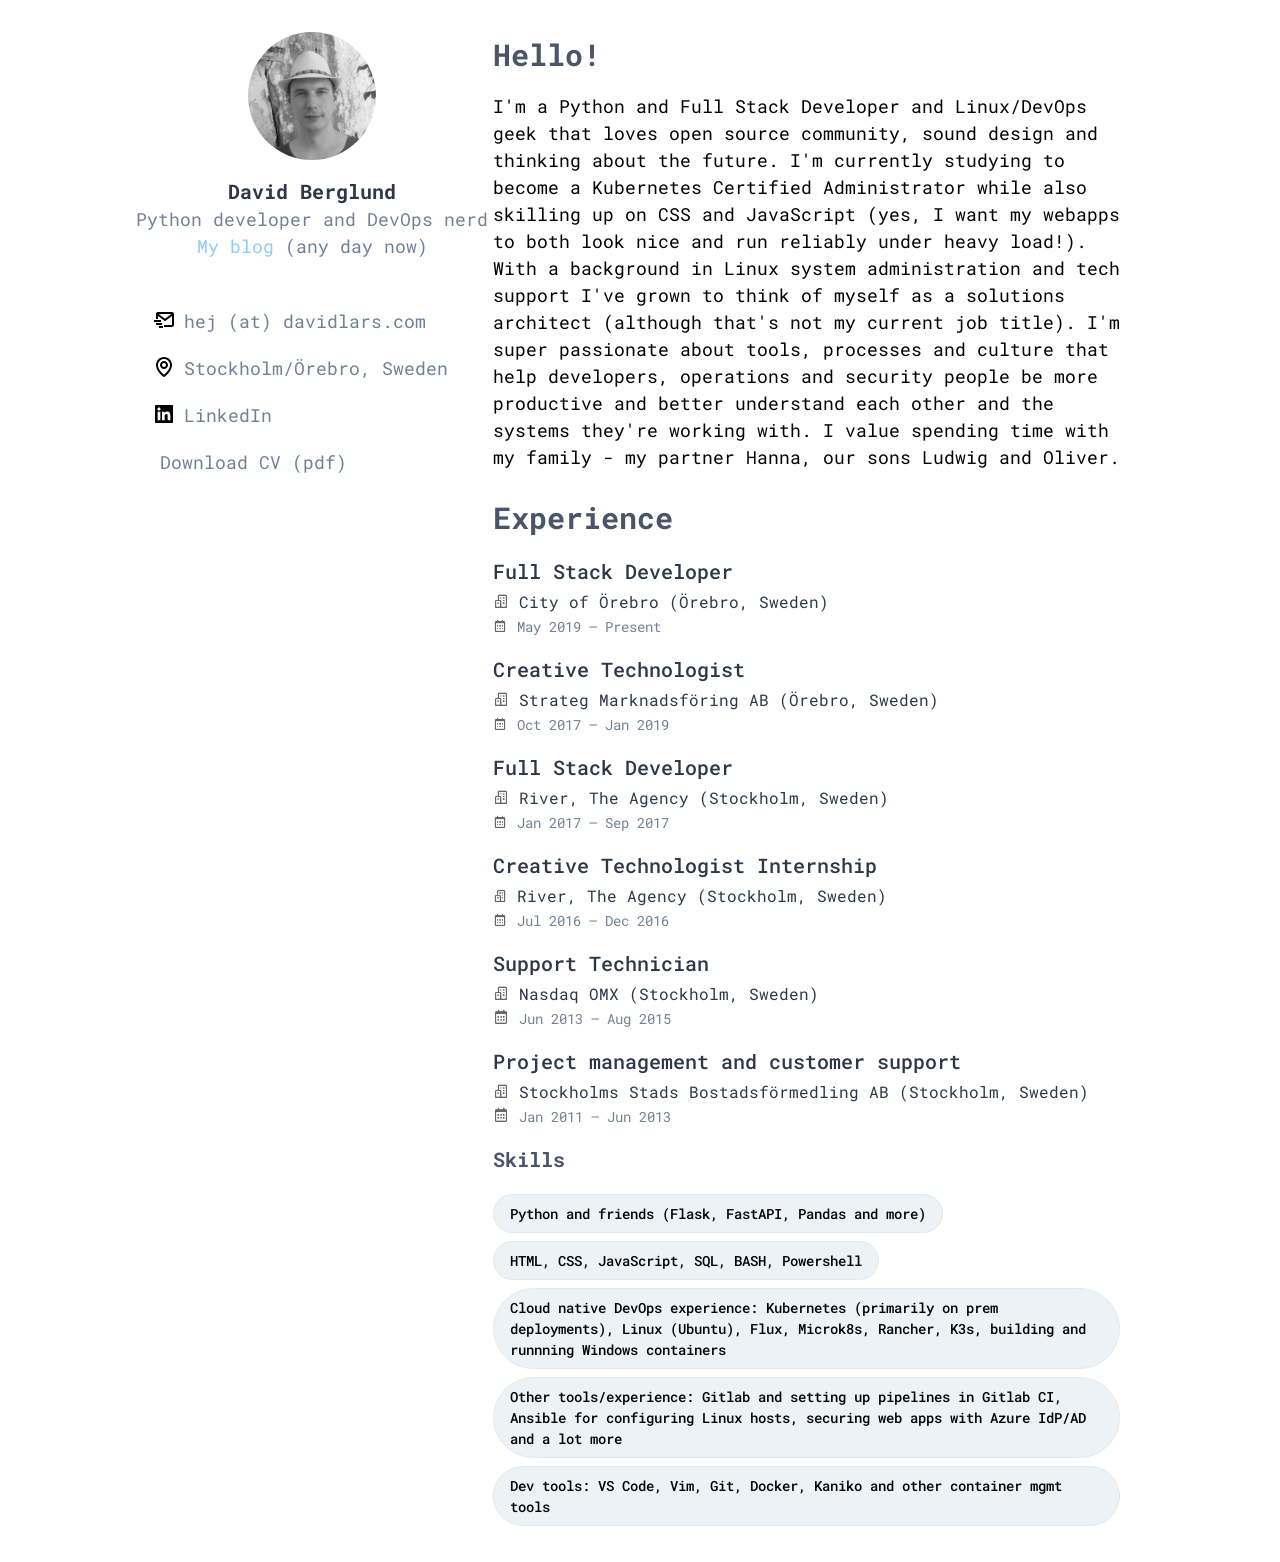
<file: me.html>
<!DOCTYPE html>
<html lang="en">
  <head>
    <meta charset="UTF-8" />
    <meta name="viewport" content="width=device-width, initial-scale=1.0" />
    <link rel="stylesheet" href="/css/tailwind.min.css" />
    <link rel="shortcut icon" href="favicon.ico" />
    <title>David Berglund</title>
    <link
      href="https://fonts.googleapis.com/css2?family=Roboto+Mono:wght@400;500;600&display=swap"
      rel="stylesheet"
    />
    <link
      href="https://unpkg.com/boxicons@2.0.5/css/boxicons.min.css"
      rel="stylesheet"
    />
    <style>
      body {
        font-family: "Roboto Mono", monospace;
      }
    </style>
  </head>
  <body class="">
    <div class="mt-6 max-w-screen-lg md:flex mx-auto">
      <div class="md:w-1/3 p-2 relative">
        <div class="md:fixed">
          <div class="md:block">
            <img
              class="h-32 w-32 rounded-full mx-auto mx-4"
              src="/img/david.jpg"/>
            <div class="mb-12 text-center mt-4 justify-center items-center">
              <h1 class="text-xl text-gray-800 font-bold">
                David Berglund
              </h1>
              <div class="md:text-lg text-gray-600">Python developer and DevOps nerd</div>
              <div class="md:text-lg text-lg text-gray-600"><a href="http://davidlars.com" class="text-blue-300 text-lg">      
              My blog</a> (any day now)</div>

              <div class="text-gray-600 md:hidden mt-1">
                hej (at) davidlars.com
              </div>
            </div>
          </div>
          <div class="mx-4 my-4 hidden md:block">
            <div class="my-5 text-lg text-gray-600 flex">
              <div class="mr-2">
                <svg
                  xmlns="http://www.w3.org/2000/svg"
                  width="24"
                  height="24"
                  viewBox="0 0 24 24">
                  <path
                    d="M20,4H6C4.897,4,4,4.897,4,6v5h2V8l6.4,4.8c0.178,0.133,0.389,0.2,0.6,0.2s0.422-0.067,0.6-0.2L20,8v9h-8v2h8 c1.103,0,2-0.897,2-2V6C22,4.897,21.103,4,20,4z M13,10.75L6.666,6h12.668L13,10.75z"
                  />
                  <path d="M2 12H9V14H2zM4 15H10V17H4zM7 18H11V20H7z" />
                </svg>
              </div>
              hej (at) davidlars.com
            </div>
            <div class="my-5 text-lg text-gray-600 flex">
              <div class="mr-2">
                <svg
                  class="text-gray-600"
                  xmlns="http://www.w3.org/2000/svg"
                  width="24"
                  height="24"
                  viewBox="0 0 24 24">
                  <path
                    d="M12,14c2.206,0,4-1.794,4-4s-1.794-4-4-4s-4,1.794-4,4S9.794,14,12,14z M12,8c1.103,0,2,0.897,2,2s-0.897,2-2,2 s-2-0.897-2-2S10.897,8,12,8z"/>
                  <path
                    d="M11.42,21.814C11.594,21.938,11.797,22,12,22s0.406-0.062,0.58-0.186C12.884,21.599,20.029,16.44,20,10 c0-4.411-3.589-8-8-8S4,5.589,4,9.995C3.971,16.44,11.116,21.599,11.42,21.814z M12,4c3.309,0,6,2.691,6,6.005 c0.021,4.438-4.388,8.423-6,9.73C10.389,18.427,5.979,14.441,6,10C6,6.691,8.691,4,12,4z"
                  />
                </svg>
              </div>
              Stockholm/Örebro, Sweden
            </div>
            <a
              href="https://www.linkedin.com/in/larsdavid"
              class="my-5  text-gray-600 text-lg text-gray-600 flex">
              <div class="mr-2">
                <svg
                  xmlns="http://www.w3.org/2000/svg"
                  width="24"
                  height="24"
                  viewBox="0 0 24 24">
                  <path
                    d="M20,3H4C3.447,3,3,3.448,3,4v16c0,0.552,0.447,1,1,1h16c0.553,0,1-0.448,1-1V4C21,3.448,20.553,3,20,3z M8.339,18.337H5.667	v-8.59h2.672V18.337z M7.003,8.574c-0.856,0-1.548-0.694-1.548-1.548s0.691-1.548,1.548-1.548c0.854,0,1.548,0.693,1.548,1.548	S7.857,8.574,7.003,8.574z M18.338,18.337h-2.669V14.16c0-0.996-0.018-2.277-1.388-2.277c-1.39,0-1.601,1.086-1.601,2.207v4.248	h-2.667v-8.59h2.56v1.174h0.037c0.355-0.675,1.227-1.387,2.524-1.387c2.704,0,3.203,1.778,3.203,4.092V18.337z"/>
                </svg>
              </div>
              LinkedIn
            </a>
            <a href="/files/Eng-DavidBerglundCV2019.pdf"
              class="my-5  text-gray-600 text-lg text-gray-600 flex">
              <div class="mr-2">
              </div>
              Download CV (pdf)
            </a>
          </div>

        </div>
      </div>
      <div class="md:w-2/3 p-2 w-full">
        <div class="mx-4 mb-6">
          <h1 class="mb-4 text-3xl text-gray-700 font-bold">Hello!</h1>
          <p class="text-lg">
            I'm a Python and Full Stack Developer and Linux/DevOps geek that loves open source community, sound design and thinking about the future. 
            I'm currently studying to become a Kubernetes Certified Administrator while also skilling up on CSS and JavaScript (yes, I want my webapps to both look nice and run reliably under heavy load!). 
            With a background in Linux system administration and tech support I've grown to think of myself as a solutions architect (although that's not my current job title). 
            I'm super passionate about tools, processes and culture that help developers, operations and security people be more productive and better understand each other and the systems they're working with. 
            I value spending time with my family - my partner Hanna, our sons Ludwig and Oliver.
          </p>
        </div>
        <div class="mx-4">
          <h1 class="mb-4 text-3xl text-gray-700 font-bold">Experience</h1>
          <ul>
            <li class="mb-4">
              <h2 class="text-xl font-medium text-gray-800">
                Full Stack Developer
              </h2>
              <div class="mt-1">
                <div>
                  <i class="bx bx-buildings" style="color: #666"></i>
                  <small class="text-base text-gray-800">
                    City of Örebro (Örebro, Sweden)
                  </small>
                </div>
                <div>
                  <i class="bx bx-calendar text-sm" style="color: #666"></i>
                  <small class="text-sm text-gray-600">May 2019 – Present</small>
                </div>
              </div>
            </li>
            <li class="mb-4">
              <h2 class="text-xl font-medium text-gray-800">
                Creative Technologist
              </h2>
              <div class="mt-1">
                <div>
                  <i class="bx bx-buildings" style="color: #666"></i>
                  <small class="text-base text-gray-800">
                    Strateg Marknadsföring AB (Örebro, Sweden)
                  </small>
                </div>
                <div>
                  <i class="bx bx-calendar text-sm" style="color: #666"></i>
                  <small class="text-sm text-gray-600">Oct 2017 – Jan 2019</small>
                </div>
              </div>
            </li>
            <li class="mb-4">
              <h2 class="text-xl font-medium text-gray-800">
                Full Stack Developer
              </h2>
              <div class="mt-1">
                <div>
                  <i class="bx bx-buildings" style="color: #666"></i>
                  <small class="text-base text-gray-800">
                    River, The Agency (Stockholm, Sweden)
                  </small>
                </div>
                <div>
                  <i class="bx bx-calendar text-sm" style="color: #666"></i>
                  <small class="text-sm text-gray-600">Jan 2017 – Sep 2017</small>
                </div>
              </div>
            </li>
            <li class="mb-4">
              <h2 class="text-xl font-medium text-gray-800">
                Creative Technologist Internship
              </h2>
              <div class="mt-1">
                <div>
                  <i class="bx bx-buildings text-sm" style="color: #666"></i>
                  <small class="text-base text-gray-800">
                    River, The Agency (Stockholm, Sweden)
                  </small>
                </div>
                <div>
                  <i class="bx bx-calendar text-sm" style="color: #666"></i>
                  <small class="text-sm text-gray-600">Jul 2016 – Dec 2016</small>
                </div>
              </div>
            </li>
            <li class="mb-4">
              <h2 class="text-xl font-medium text-gray-800">
                Support Technician
              </h2>
              <div class="mt-1">
                <div>
                  <i class="bx bx-buildings" style="color: #666"></i>
                  <small class="text-base text-gray-800">
                    Nasdaq OMX (Stockholm, Sweden)
                  </small>
                </div>
                <div class="">
                  <i class="bx bx-calendar" style="color: #666"></i>
                  <small class="text-sm text-gray-600">Jun 2013 – Aug 2015</small>
                </div>
              </div>
            </li>

            <li class="mb-4">
              <h2 class="text-xl font-medium text-gray-800">
                Project management and customer support
              </h2>
              <div class="mt-1">
                <div>
                  <i class="bx bx-buildings" style="color: #666"></i>
                  <small class="text-base text-gray-800">
                    Stockholms Stads Bostadsförmedling AB (Stockholm, Sweden)
                  </small>
                </div>
                <div class="">
                  <i class="bx bx-calendar" style="color: #666"></i>
                  <small class="text-sm text-gray-600">Jan 2011 – Jun 2013</small>
                </div>
              </div>
            </li>

          </ul>
        </div>
        <div class="mx-4">
          <h1 class="mb-4 text-xl text-gray-700 font-bold">Skills</h1>
          <ul>
            <li class="mb-6 flex flex-wrap">
              <span
                class="mr-2 my-1 rounded-full border px-4 text-sm py-2 font-medium bg-gray-200"
                >Python and friends (Flask, FastAPI, Pandas and more)</span>
              <span
                class="mr-2 my-1 rounded-full border px-4 text-sm py-2 font-medium bg-gray-200"
                >HTML, CSS, JavaScript, SQL, BASH, Powershell</span>
              <span
                class="mr-2 my-1 rounded-full border px-4 text-sm py-2 font-medium bg-gray-200"
                >Cloud native DevOps experience: Kubernetes (primarily on prem deployments), Linux (Ubuntu), Flux, Microk8s, Rancher, K3s, building and runnning Windows containers</span>
              <span
                class="mr-2 my-1 rounded-full border px-4 text-sm py-2 font-medium bg-gray-200">Other tools/experience: Gitlab and setting up pipelines in Gitlab CI, Ansible for configuring Linux hosts, securing web apps with Azure IdP/AD and a lot more</span>
              <span
                class="mr-2 my-1 rounded-full border px-4 text-sm py-2 font-medium bg-gray-200"
                >Dev tools: VS Code, Vim, Git, Docker, Kaniko and other container mgmt tools</span>
            </li>
          </ul>
        </div>
      </div>
    </div>
  </body>
</html>
</file>
